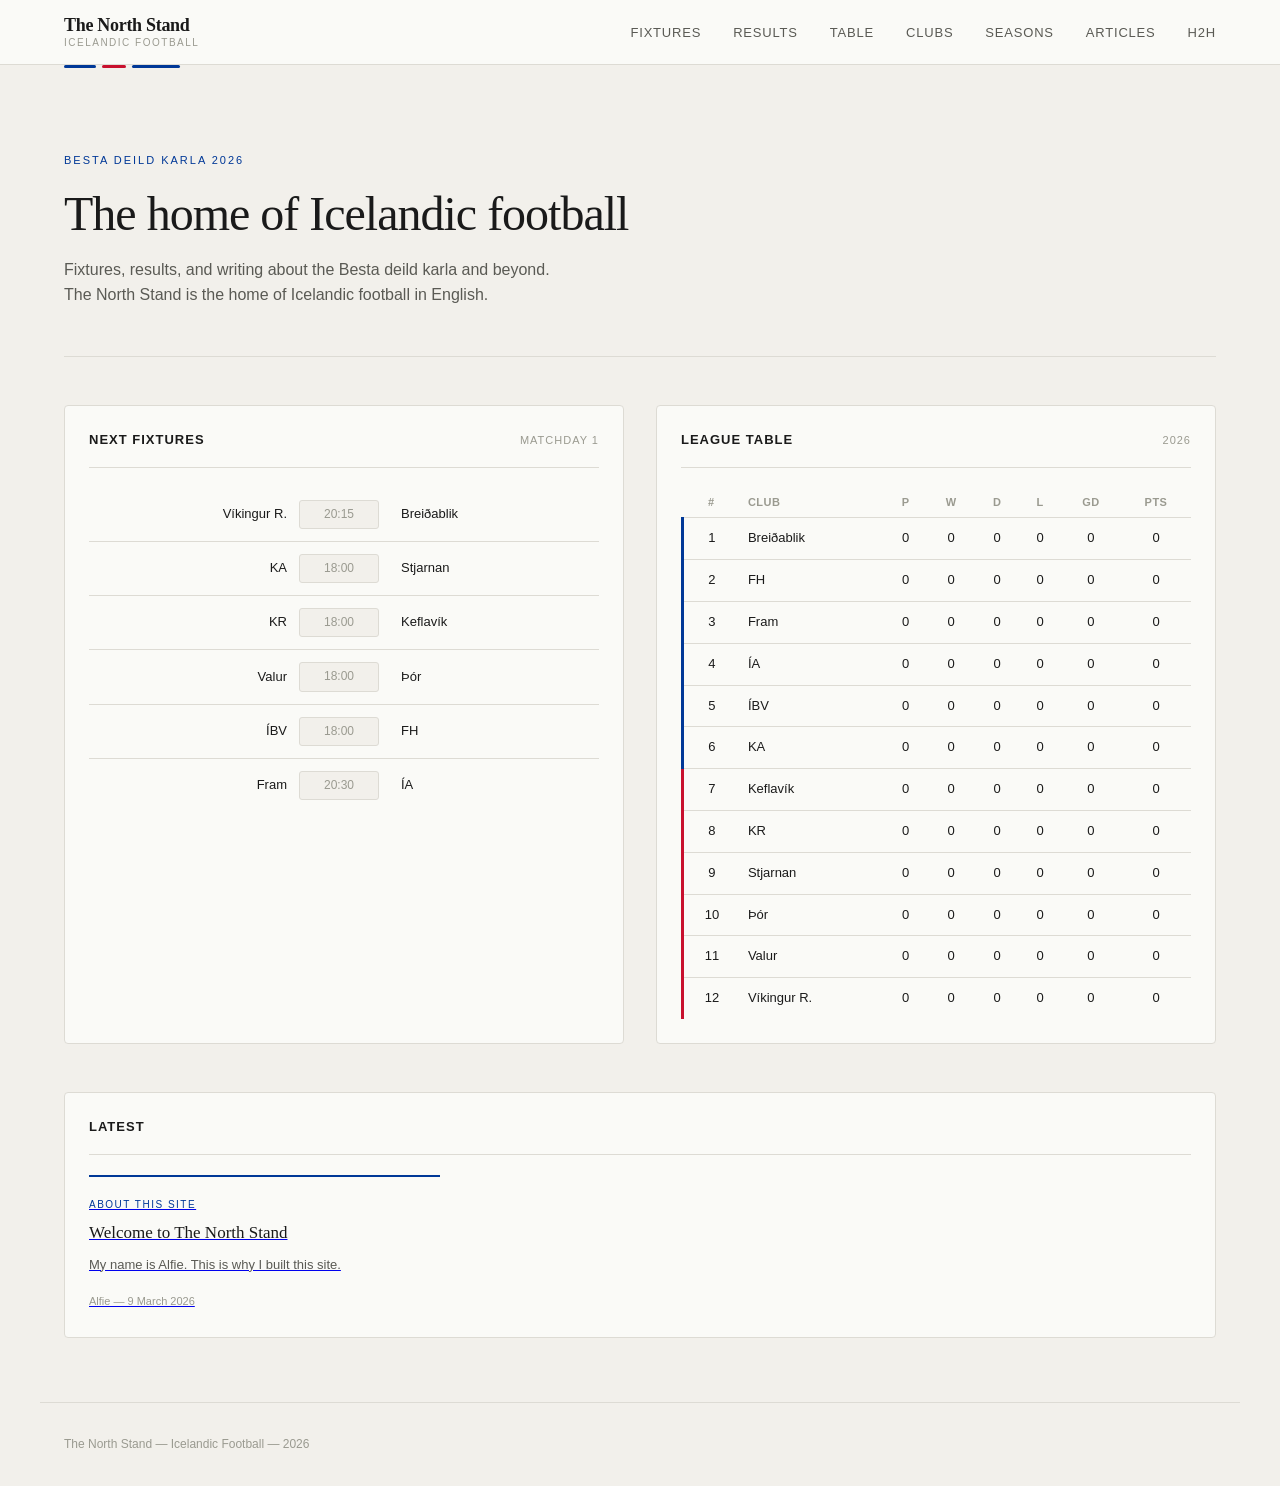
<file: index.html>
<!DOCTYPE html>
<html lang="en">
<head>
  <meta charset="UTF-8">
  <meta name="viewport" content="width=device-width, initial-scale=1.0">
  <title>The North Stand — Icelandic Football</title>
  <link rel="stylesheet" href="style.css">
<!-- Google tag (gtag.js) -->
<script async src="https://www.googletagmanager.com/gtag/js?id=G-GHM4WK1DXE"></script>
<script>
  window.dataLayer = window.dataLayer || [];
  function gtag(){dataLayer.push(arguments);}
  gtag('js', new Date());
  gtag('config', 'G-GHM4WK1DXE');
</script>
<!-- Google tag (gtag.js) -->
<script async src="https://www.googletagmanager.com/gtag/js?id=G-GHM4WK1DXE"></script>
<script>
  window.dataLayer = window.dataLayer || [];
  function gtag(){dataLayer.push(arguments);}
  gtag('js', new Date());
  gtag('config', 'G-GHM4WK1DXE');
</script>
</head>
<body>

<header>
  <nav>
    <div class="nav-logo">
      <span class="logo-main">The North Stand</span>
      <span class="logo-sub">Icelandic Football</span>
    </div>
    <ul class="nav-links">
      <li><a href="fixtures.html">Fixtures</a></li>
      <li><a href="results.html">Results</a></li>
      <li><a href="table.html">Table</a></li>
      <li><a href="clubs.html">Clubs</a></li>
      <li><a href="seasons.html">Seasons</a></li>
      <li><a href="articles.html">Articles</a></li>
      <li><a href="h2h.html">H2H</a></li>
    </ul>
    <button class="nav-toggle" aria-label="Menu">
      <span></span>
      <span></span>
      <span></span>
    </button>
  </nav>
</header>

<main>
  <div class="hero-flag">
    <div class="flag-bar blue-short"></div>
    <div class="flag-bar red"></div>
    <div class="flag-bar blue"></div>
  </div>

  <section class="hero">
    <p class="season-label">Besta deild karla 2026</p>
    <h1>The home of Icelandic football</h1>
    <p class="hero-sub">Fixtures, results, and writing about the Besta deild karla and beyond. The North Stand is the home of Icelandic football in English.</p>
  </section>

  <div class="content-grid">

    <section class="fixtures-panel">
      <div class="panel-header">
        <h2>Next Fixtures</h2>
        <span class="panel-meta" id="fixtures-matchday-label">Matchday 1</span>
      </div>
      <div class="fixture-list" id="fixture-list">
      </div>
    </section>

    <section class="table-panel">
      <div class="panel-header">
        <h2>League Table</h2>
        <span class="panel-meta">2026</span>
      </div>
      <table class="league-table">
        <thead>
          <tr>
            <th>#</th>
            <th>Club</th>
            <th>P</th>
            <th>W</th>
            <th>D</th>
            <th>L</th>
            <th>GD</th>
            <th>Pts</th>
          </tr>
        </thead>
        <tbody id="table-body">
        </tbody>
      </table>
    </section>

  </div>

  <section class="articles-panel">
    <div class="panel-header">
      <h2>Latest</h2>
    </div>
    <div class="article-grid" id="article-grid">
    </div>
  </section>

</main>

<footer>
  <p>The North Stand &mdash; Icelandic Football &mdash; 2026</p>
</footer>

<script src="script.js"></script>

</body>
</html>
</file>
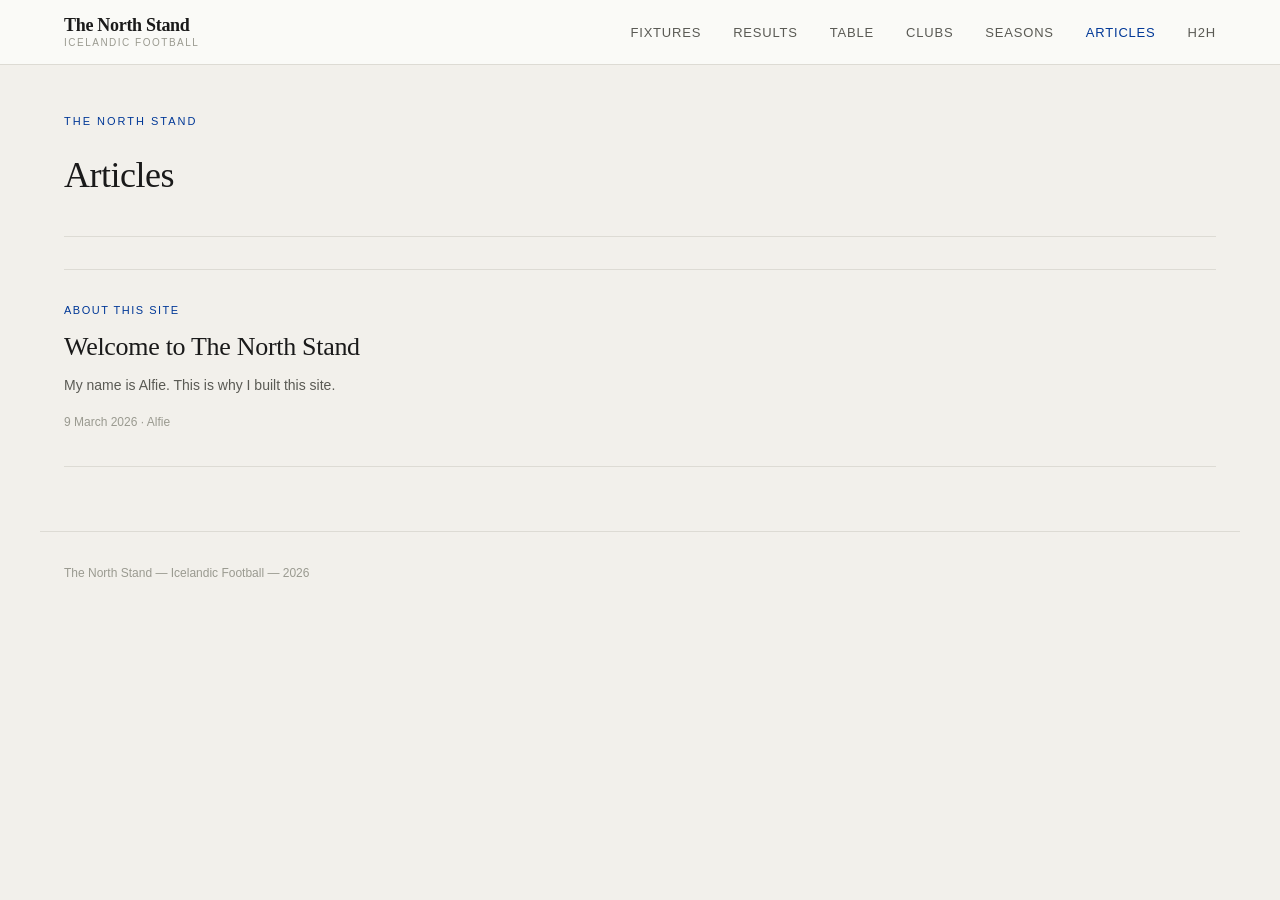
<file: articles.html>
<!DOCTYPE html>
<html lang="en">
<head>
  <meta charset="UTF-8">
  <meta name="viewport" content="width=device-width, initial-scale=1.0">
  <title>Articles — The North Stand</title>
  <link rel="stylesheet" href="style.css">
<!-- Google tag (gtag.js) -->
<script async src="https://www.googletagmanager.com/gtag/js?id=G-GHM4WK1DXE"></script>
<script>
  window.dataLayer = window.dataLayer || [];
  function gtag(){dataLayer.push(arguments);}
  gtag('js', new Date());
  gtag('config', 'G-GHM4WK1DXE');
</script>
<!-- Google tag (gtag.js) -->
<script async src="https://www.googletagmanager.com/gtag/js?id=G-GHM4WK1DXE"></script>
<script>
  window.dataLayer = window.dataLayer || [];
  function gtag(){dataLayer.push(arguments);}
  gtag('js', new Date());
  gtag('config', 'G-GHM4WK1DXE');
</script>
<!-- Google tag (gtag.js) -->
<script async src="https://www.googletagmanager.com/gtag/js?id=G-GHM4WK1DXE"></script>
<script>
  window.dataLayer = window.dataLayer || [];
  function gtag(){dataLayer.push(arguments);}
  gtag('js', new Date());
  gtag('config', 'G-GHM4WK1DXE');
</script>
</head>
<body>

  <header>
    <nav>
      <div class="nav-logo">
        <a href="index.html" style="text-decoration:none; display:flex; flex-direction:column; line-height:1.2;">
          <span class="logo-main">The North Stand</span>
          <span class="logo-sub">Icelandic Football</span>
        </a>
      </div>
      <ul class="nav-links">
        <li><a href="fixtures.html">Fixtures</a></li>
        <li><a href="results.html">Results</a></li>
        <li><a href="table.html">Table</a></li>
        <li><a href="clubs.html">Clubs</a></li>
        <li><a href="seasons.html">Seasons</a></li>
        <li><a href="articles.html" class="active">Articles</a></li>
        <li><a href="h2h.html">H2H</a></li>
      </ul>
      <button class="nav-toggle" aria-label="Menu">
        <span></span>
        <span></span>
        <span></span>
      </button>
    </nav>
  </header>

  <main>

    <section class="page-header">
      <p class="season-label">The North Stand</p>
      <h1>Articles</h1>
    </section>

    <div class="articles-index" id="articles-index">
      <!-- Populated by articles.js -->
    </div>

  </main>

  <footer>
    <p>The North Stand &mdash; Icelandic Football &mdash; 2026</p>
  </footer>

  <script src="articles.js"></script>

</body>
</html>
</file>
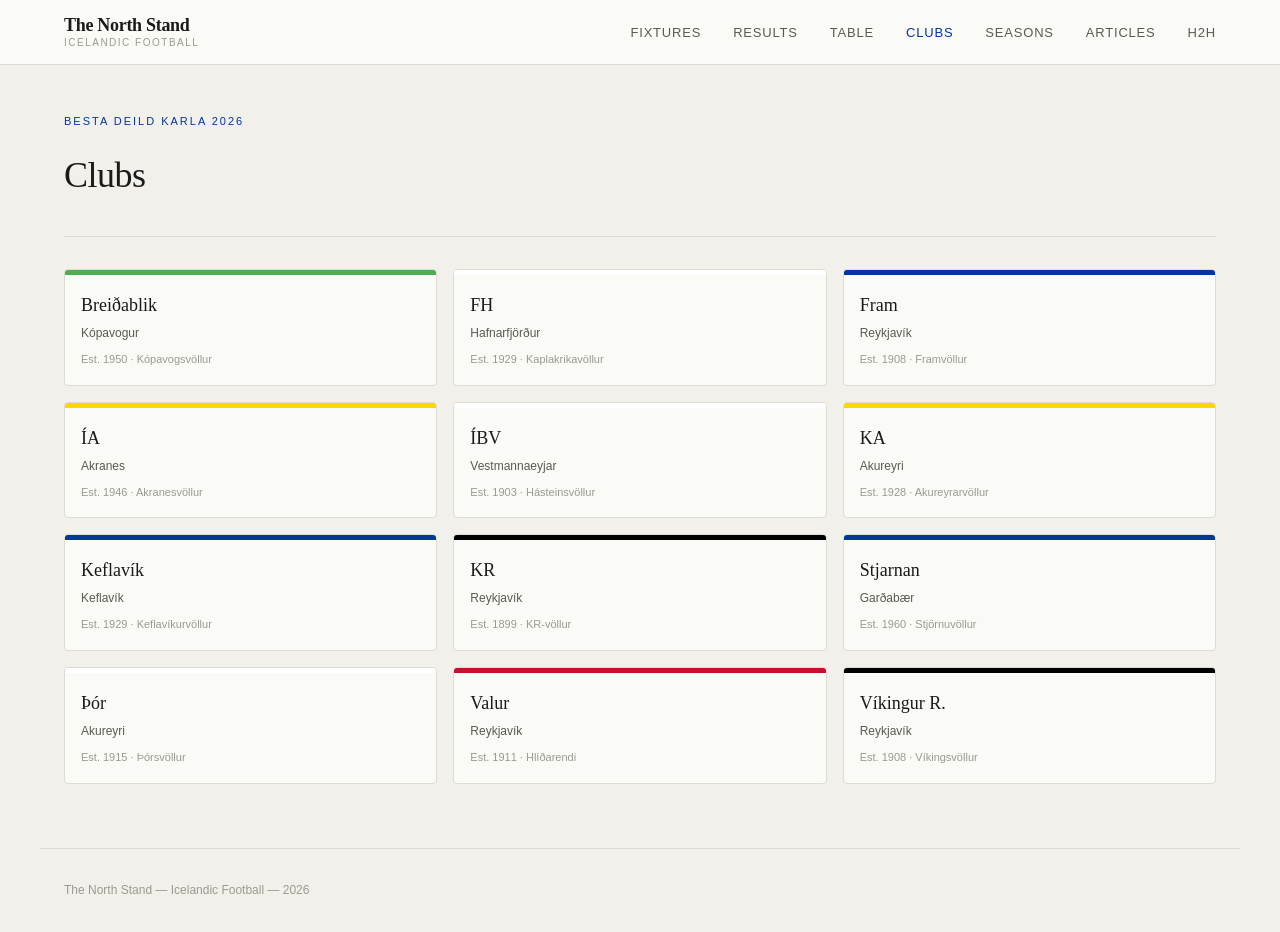
<file: clubs.html>
<!DOCTYPE html>
<html lang="en">
<head>
  <meta charset="UTF-8">
  <meta name="viewport" content="width=device-width, initial-scale=1.0">
  <title>Clubs — The North Stand</title>
  <link rel="stylesheet" href="style.css">
<!-- Google tag (gtag.js) -->
<script async src="https://www.googletagmanager.com/gtag/js?id=G-GHM4WK1DXE"></script>
<script>
  window.dataLayer = window.dataLayer || [];
  function gtag(){dataLayer.push(arguments);}
  gtag('js', new Date());
  gtag('config', 'G-GHM4WK1DXE');
</script>
<!-- Google tag (gtag.js) -->
<script async src="https://www.googletagmanager.com/gtag/js?id=G-GHM4WK1DXE"></script>
<script>
  window.dataLayer = window.dataLayer || [];
  function gtag(){dataLayer.push(arguments);}
  gtag('js', new Date());
  gtag('config', 'G-GHM4WK1DXE');
</script>
</head>
<body>

  <header>
    <nav>
      <div class="nav-logo">
        <a href="index.html" style="text-decoration:none; display:flex; flex-direction:column; line-height:1.2;">
          <span class="logo-main">The North Stand</span>
          <span class="logo-sub">Icelandic Football</span>
        </a>
      </div>
      <ul class="nav-links">
        <li><a href="fixtures.html">Fixtures</a></li>
        <li><a href="results.html">Results</a></li>
        <li><a href="table.html">Table</a></li>
        <li><a href="clubs.html" class="active">Clubs</a></li>
        <li><a href="seasons.html">Seasons</a></li>
        <li><a href="articles.html">Articles</a></li>
        <li><a href="h2h.html">H2H</a></li>
      </ul>
      <button class="nav-toggle" aria-label="Menu">
        <span></span>
        <span></span>
        <span></span>
      </button>
    </nav>
  </header>

  <main>

    <section class="page-header">
      <p class="season-label">Besta deild karla 2026</p>
      <h1>Clubs</h1>
    </section>

    <div class="clubs-grid" id="clubs-grid">
      <!-- Populated by clubs.js -->
    </div>

  </main>

  <footer>
    <p>The North Stand &mdash; Icelandic Football &mdash; 2026</p>
  </footer>

  <script src="clubs.js"></script>

</body>
</html>
</file>
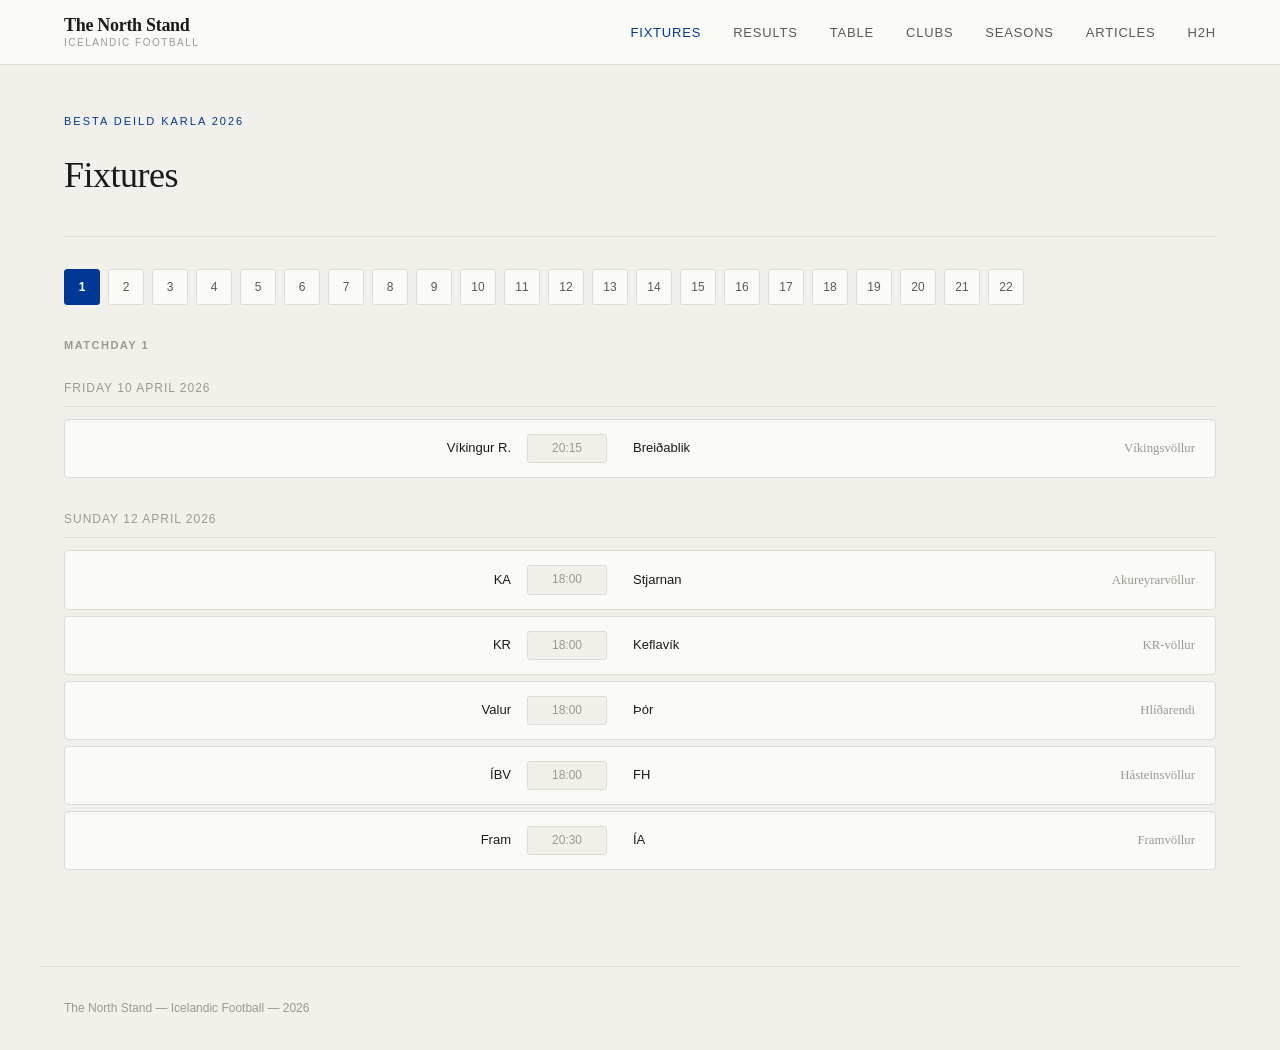
<file: fixtures.html>
<!DOCTYPE html>
<html lang="en">
<head>
  <meta charset="UTF-8">
  <meta name="viewport" content="width=device-width, initial-scale=1.0">
  <title>Fixtures — The North Stand</title>
  <link rel="stylesheet" href="style.css">
<!-- Google tag (gtag.js) -->
<script async src="https://www.googletagmanager.com/gtag/js?id=G-GHM4WK1DXE"></script>
<script>
  window.dataLayer = window.dataLayer || [];
  function gtag(){dataLayer.push(arguments);}
  gtag('js', new Date());
  gtag('config', 'G-GHM4WK1DXE');
</script>
<!-- Google tag (gtag.js) -->
<script async src="https://www.googletagmanager.com/gtag/js?id=G-GHM4WK1DXE"></script>
<script>
  window.dataLayer = window.dataLayer || [];
  function gtag(){dataLayer.push(arguments);}
  gtag('js', new Date());
  gtag('config', 'G-GHM4WK1DXE');
</script>
</head>
<body>

  <header>
    <nav>
      <div class="nav-logo">
        <a href="index.html" style="text-decoration:none; display:flex; flex-direction:column; line-height:1.2;">
            <span class="logo-main">The North Stand</span>
            <span class="logo-sub">Icelandic Football</span>
        </a>
      </div>
      <ul class="nav-links">
        <li><a href="fixtures.html" class="active">Fixtures</a></li>
        <li><a href="results.html">Results</a></li>
        <li><a href="table.html">Table</a></li>
        <li><a href="clubs.html">Clubs</a></li>
        <li><a href="seasons.html">Seasons</a></li>
        <li><a href="articles.html">Articles</a></li>
        <li><a href="h2h.html">H2H</a></li>
      </ul>
      <button class="nav-toggle" aria-label="Menu">
        <span></span>
        <span></span>
        <span></span>
      </button>
    </nav>
  </header>

  <main>

    <section class="page-header">
      <p class="season-label">Besta deild karla 2026</p>
      <h1>Fixtures</h1>
    </section>

    <section class="matchday-nav" id="matchday-nav">
      <!-- Matchday buttons populated by JS -->
    </section>

    <section class="matchday-block" id="matchday-block">
      <!-- Fixtures populated by JS -->
    </section>

  </main>

  <footer>
    <p>The North Stand &mdash; Icelandic Football &mdash; 2026</p>
  </footer>

  <script src="fixtures.js"></script>

</body>
</html>
</file>
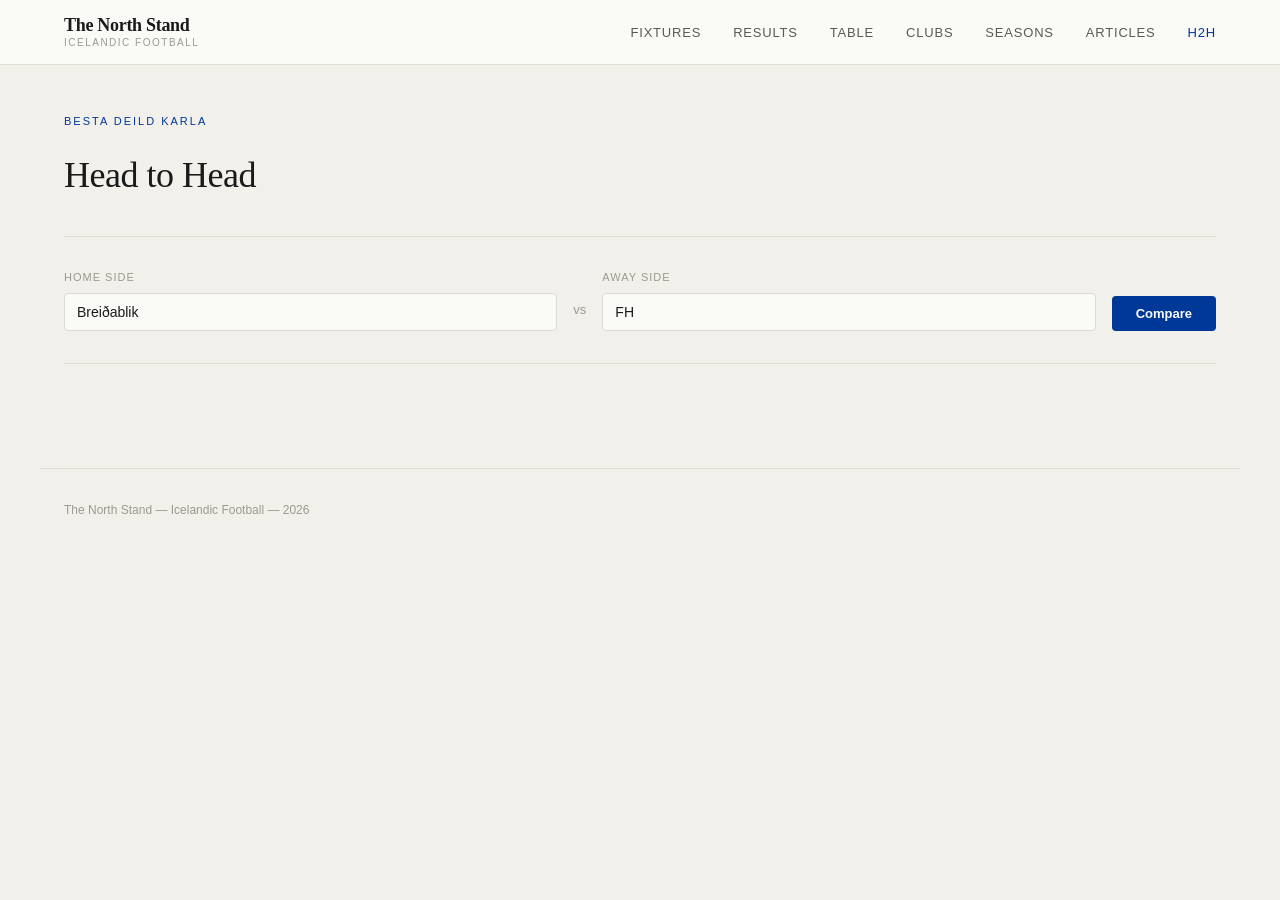
<file: h2h.html>
<!DOCTYPE html>
<html lang="en">
<head>
  <meta charset="UTF-8">
  <meta name="viewport" content="width=device-width, initial-scale=1.0">
  <title>Head to Head — The North Stand</title>
  <link rel="stylesheet" href="style.css">
<!-- Google tag (gtag.js) -->
<script async src="https://www.googletagmanager.com/gtag/js?id=G-GHM4WK1DXE"></script>
<script>
  window.dataLayer = window.dataLayer || [];
  function gtag(){dataLayer.push(arguments);}
  gtag('js', new Date());
  gtag('config', 'G-GHM4WK1DXE');
</script>
<!-- Google tag (gtag.js) -->
<script async src="https://www.googletagmanager.com/gtag/js?id=G-GHM4WK1DXE"></script>
<script>
  window.dataLayer = window.dataLayer || [];
  function gtag(){dataLayer.push(arguments);}
  gtag('js', new Date());
  gtag('config', 'G-GHM4WK1DXE');
</script>
</head>
<body>

  <header>
    <nav>
      <div class="nav-logo">
        <a href="index.html" style="text-decoration:none; display:flex; flex-direction:column; line-height:1.2;">
          <span class="logo-main">The North Stand</span>
          <span class="logo-sub">Icelandic Football</span>
        </a>
      </div>
      <ul class="nav-links">
        <li><a href="fixtures.html">Fixtures</a></li>
        <li><a href="results.html">Results</a></li>
        <li><a href="table.html">Table</a></li>
        <li><a href="clubs.html">Clubs</a></li>
        <li><a href="seasons.html">Seasons</a></li>
        <li><a href="articles.html">Articles</a></li>
        <li><a href="h2h.html" class="active">H2H</a></li>
      
    </ul>
      <button class="nav-toggle" aria-label="Menu">
        <span></span>
        <span></span>
        <span></span>
      </button>
    </nav>
  </header>

  <main>

    <section class="page-header">
      <p class="season-label">Besta deild karla</p>
      <h1>Head to Head</h1>
    </section>

    <div class="h2h-selector">
      <div class="h2h-club-select">
        <label class="h2h-label">Home side</label>
        <select id="club-a" class="h2h-select"></select>
      </div>
      <div class="h2h-vs">vs</div>
      <div class="h2h-club-select">
        <label class="h2h-label">Away side</label>
        <select id="club-b" class="h2h-select"></select>
      </div>
      <button id="h2h-go" class="h2h-btn">Compare</button>
    </div>

    <div id="h2h-results" class="h2h-results">
      <!-- Populated by h2h.js -->
    </div>

  </main>

  <footer>
    <p>The North Stand &mdash; Icelandic Football &mdash; 2026</p>
  </footer>

  <script src="h2h.js"></script>

</body>
</html>
</file>
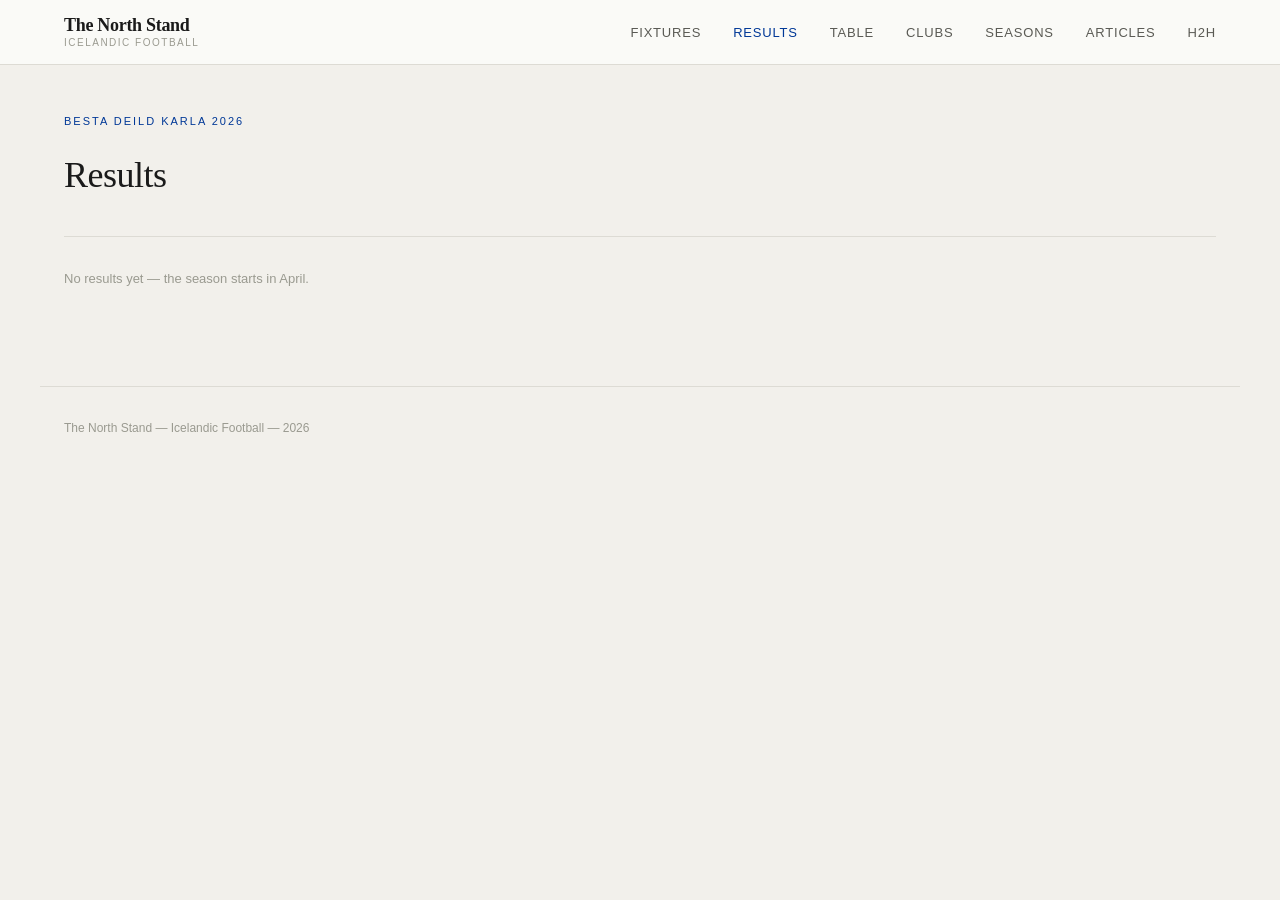
<file: results.html>
<!DOCTYPE html>
<html lang="en">
<head>
  <meta charset="UTF-8">
  <meta name="viewport" content="width=device-width, initial-scale=1.0">
  <title>Results — The North Stand</title>
  <link rel="stylesheet" href="style.css">
<!-- Google tag (gtag.js) -->
<script async src="https://www.googletagmanager.com/gtag/js?id=G-GHM4WK1DXE"></script>
<script>
  window.dataLayer = window.dataLayer || [];
  function gtag(){dataLayer.push(arguments);}
  gtag('js', new Date());
  gtag('config', 'G-GHM4WK1DXE');
</script>
<!-- Google tag (gtag.js) -->
<script async src="https://www.googletagmanager.com/gtag/js?id=G-GHM4WK1DXE"></script>
<script>
  window.dataLayer = window.dataLayer || [];
  function gtag(){dataLayer.push(arguments);}
  gtag('js', new Date());
  gtag('config', 'G-GHM4WK1DXE');
</script>
</head>
<body>

  <header>
    <nav>
      <div class="nav-logo">
        <a href="index.html" style="text-decoration:none; display:flex; flex-direction:column; line-height:1.2;">
          <span class="logo-main">The North Stand</span>
          <span class="logo-sub">Icelandic Football</span>
        </a>
      </div>
      <ul class="nav-links">
        <li><a href="fixtures.html">Fixtures</a></li>
        <li><a href="results.html" class="active">Results</a></li>
        <li><a href="table.html">Table</a></li>
        <li><a href="clubs.html">Clubs</a></li>
        <li><a href="seasons.html">Seasons</a></li>
        <li><a href="articles.html">Articles</a></li>
        <li><a href="h2h.html">H2H</a></li>
      </ul>
      <button class="nav-toggle" aria-label="Menu">
        <span></span>
        <span></span>
        <span></span>
      </button>
    </nav>
  </header>

  <main>

    <section class="page-header">
      <p class="season-label">Besta deild karla 2026</p>
      <h1>Results</h1>
    </section>

    <section class="matchday-nav" id="matchday-nav">
      <!-- Matchday buttons populated by JS -->
    </section>

    <section class="matchday-block" id="matchday-block">
      <!-- Results populated by JS -->
    </section>

  </main>

  <footer>
    <p>The North Stand &mdash; Icelandic Football &mdash; 2026</p>
  </footer>

  <script src="results.js"></script>

</body>
</html>
</file>
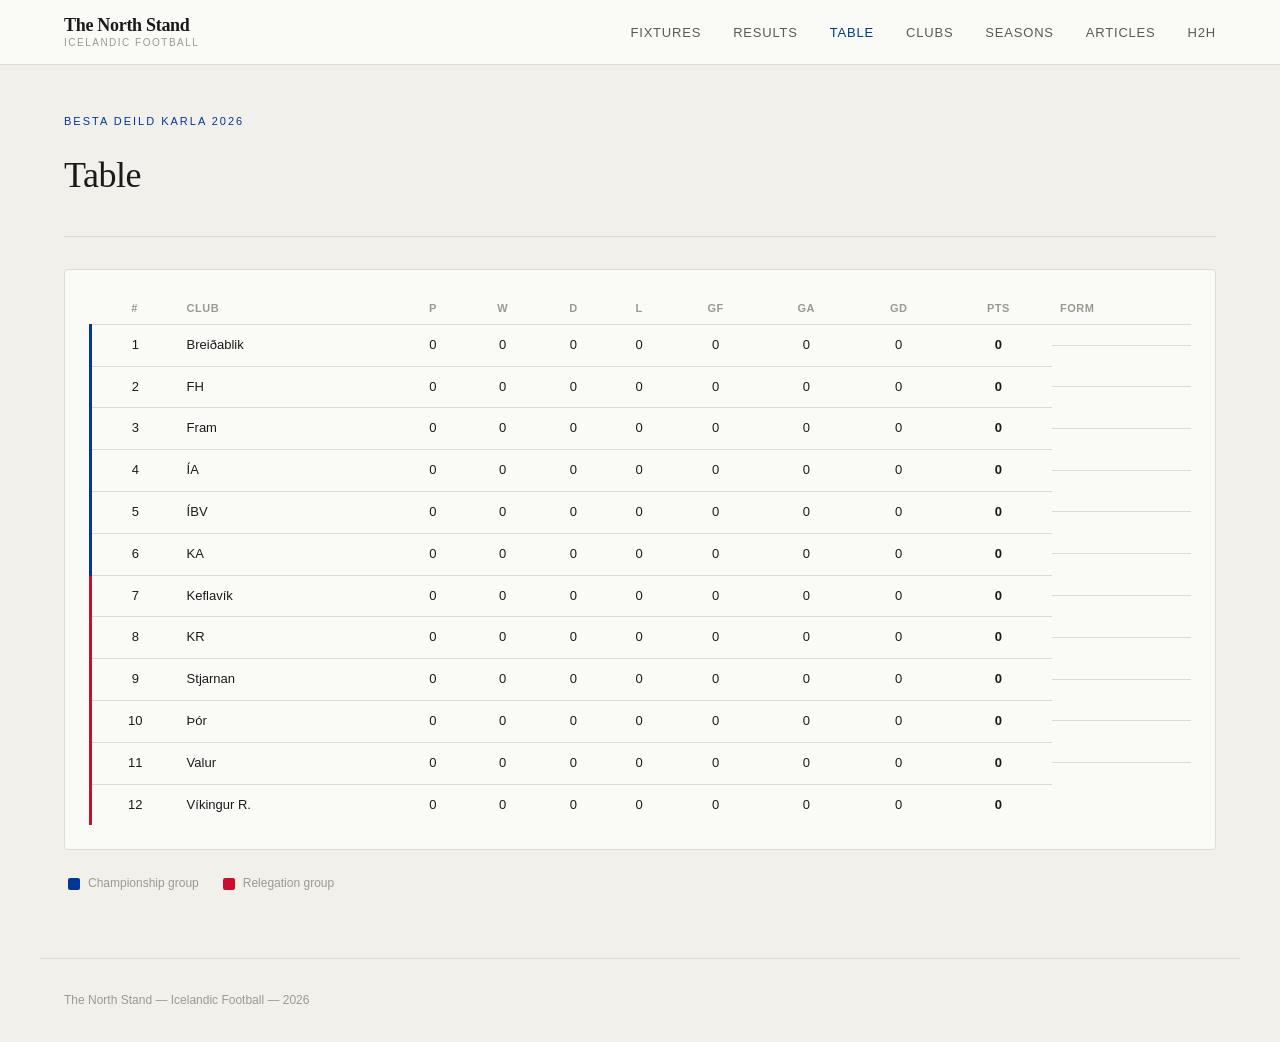
<file: table.html>
<!DOCTYPE html>
<html lang="en">
<head>
  <meta charset="UTF-8">
  <meta name="viewport" content="width=device-width, initial-scale=1.0">
  <title>Table — The North Stand</title>
  <link rel="stylesheet" href="style.css">
<!-- Google tag (gtag.js) -->
<script async src="https://www.googletagmanager.com/gtag/js?id=G-GHM4WK1DXE"></script>
<script>
  window.dataLayer = window.dataLayer || [];
  function gtag(){dataLayer.push(arguments);}
  gtag('js', new Date());
  gtag('config', 'G-GHM4WK1DXE');
</script>
<!-- Google tag (gtag.js) -->
<script async src="https://www.googletagmanager.com/gtag/js?id=G-GHM4WK1DXE"></script>
<script>
  window.dataLayer = window.dataLayer || [];
  function gtag(){dataLayer.push(arguments);}
  gtag('js', new Date());
  gtag('config', 'G-GHM4WK1DXE');
</script>
</head>
<body>

  <header>
    <nav>
      <div class="nav-logo">
        <a href="index.html" style="text-decoration:none; display:flex; flex-direction:column; line-height:1.2;">
          <span class="logo-main">The North Stand</span>
          <span class="logo-sub">Icelandic Football</span>
        </a>
      </div>
      <ul class="nav-links">
        <li><a href="fixtures.html">Fixtures</a></li>
        <li><a href="results.html">Results</a></li>
        <li><a href="table.html" class="active">Table</a></li>
        <li><a href="clubs.html">Clubs</a></li>
        <li><a href="seasons.html">Seasons</a></li>
        <li><a href="articles.html">Articles</a></li>
        <li><a href="h2h.html">H2H</a></li>
      </ul>
      <button class="nav-toggle" aria-label="Menu">
        <span></span>
        <span></span>
        <span></span>
      </button>
    </nav>
  </header>

  <main>

    <section class="page-header">
      <p class="season-label">Besta deild karla 2026</p>
      <h1>Table</h1>
    </section>

    <section class="table-full-panel">
      <table class="league-table league-table-full">
        <thead>
          <tr>
            <th>#</th>
            <th>Club</th>
            <th>P</th>
            <th>W</th>
            <th>D</th>
            <th>L</th>
            <th>GF</th>
            <th>GA</th>
            <th>GD</th>
            <th>Pts</th>
            <th class="form-header">Form</th>
          </tr>
        </thead>
        <tbody id="table-body-full">
          <!-- Populated by table.js -->
        </tbody>
      </table>
    </section>

    <section class="table-legend">
  <div class="legend-item">
    <span class="legend-bar promotion"></span>
    <span class="legend-label">Championship group</span>
  </div>
  <div class="legend-item">
    <span class="legend-bar relegation"></span>
    <span class="legend-label">Relegation group</span>
  </div>
</section>

  </main>

  <footer>
    <p>The North Stand &mdash; Icelandic Football &mdash; 2026</p>
  </footer>

  <script src="table.js"></script>

</body>
</html>
</file>
<file: style.css>
*, *::before, *::after {
  box-sizing: border-box;
  margin: 0;
  padding: 0;
}

:root {
  --bg: #f2f0eb;
  --bg-secondary: #ebe8e2;
  --surface: #fafaf7;
  --border: #dddbd4;
  --text-primary: #1a1a1a;
  --text-secondary: #5a5a54;
  --text-muted: #9a9a90;
  --accent: #003897;
  --accent-red: #c8102e;
  --accent-light: #e8edf8;
  --accent-red-light: #faeaed;
  --font: 'Georgia', serif;
  --font-ui: 'Helvetica Neue', Arial, sans-serif;
}

body {
  background: var(--bg);
  color: var(--text-primary);
  font-family: var(--font);
  font-size: 16px;
  line-height: 1.6;
}

/* NAV */
header {
  background: var(--surface);
  border-bottom: 1px solid var(--border);
  position: sticky;
  top: 0;
  z-index: 100;
}

nav {
  max-width: 1200px;
  margin: 0 auto;
  padding: 0 24px;
  height: 64px;
  display: flex;
  align-items: center;
  justify-content: space-between;
}

.nav-logo {
  display: flex;
  flex-direction: column;
  line-height: 1.2;
}

.nav-logo a {
  text-decoration: none;
  display: flex;
  flex-direction: column;
  line-height: 1.2;
}

.logo-main {
  font-family: var(--font);
  font-size: 18px;
  font-weight: bold;
  color: var(--text-primary);
  letter-spacing: -0.3px;
}

.logo-sub {
  font-family: var(--font-ui);
  font-size: 10px;
  color: var(--text-muted);
  text-transform: uppercase;
  letter-spacing: 1.5px;
}

.nav-links {
  list-style: none;
  display: flex;
  gap: 32px;
}

.nav-links a {
  font-family: var(--font-ui);
  font-size: 13px;
  color: var(--text-secondary);
  text-decoration: none;
  text-transform: uppercase;
  letter-spacing: 0.8px;
  transition: color 0.2s;
}

.nav-links a:hover {
  color: var(--accent);
}

.nav-links a.active {
  color: var(--accent);
}

/* HAMBURGER */
.nav-toggle {
  display: none;
  background: none;
  border: none;
  cursor: pointer;
  padding: 4px;
  flex-direction: column;
  gap: 5px;
}

.nav-toggle span {
  display: block;
  width: 22px;
  height: 2px;
  background: var(--text-primary);
  border-radius: 2px;
  transition: all 0.2s;
}

/* HERO */
main {
  max-width: 1200px;
  margin: 0 auto;
  padding: 0 24px 64px;
}

.hero {
  padding: 64px 0 48px;
  border-bottom: 1px solid var(--border);
  margin-bottom: 48px;
  position: relative;
}

.hero-flag {
  display: flex;
  gap: 6px;
  margin-bottom: 20px;
  align-items: center;
}

.flag-bar {
  height: 3px;
  border-radius: 2px;
}

.flag-bar.blue {
  width: 48px;
  background: var(--accent);
}

.flag-bar.red {
  width: 24px;
  background: var(--accent-red);
}

.flag-bar.blue-short {
  width: 32px;
  background: var(--accent);
}

.season-label {
  font-family: var(--font-ui);
  font-size: 11px;
  text-transform: uppercase;
  letter-spacing: 2px;
  color: var(--accent);
  margin-bottom: 16px;
}

.hero h1 {
  font-size: 48px;
  font-weight: normal;
  line-height: 1.15;
  letter-spacing: -1px;
  color: var(--text-primary);
  margin-bottom: 16px;
  max-width: 600px;
}

.hero-sub {
  font-family: var(--font-ui);
  font-size: 16px;
  color: var(--text-secondary);
  max-width: 500px;
}

/* CONTENT GRID */
.content-grid {
  display: grid;
  grid-template-columns: 1fr 1fr;
  gap: 32px;
  margin-bottom: 48px;
}

/* PANELS */
.fixtures-panel,
.table-panel {
  background: var(--surface);
  border: 1px solid var(--border);
  border-radius: 4px;
  padding: 24px;
}

.panel-header {
  display: flex;
  align-items: center;
  justify-content: space-between;
  margin-bottom: 20px;
  padding-bottom: 16px;
  border-bottom: 1px solid var(--border);
}

.panel-header h2 {
  font-family: var(--font-ui);
  font-size: 13px;
  text-transform: uppercase;
  letter-spacing: 1px;
  color: var(--text-primary);
  font-weight: 600;
}

.panel-meta {
  font-family: var(--font-ui);
  font-size: 11px;
  color: var(--text-muted);
  text-transform: uppercase;
  letter-spacing: 1px;
}

/* FIXTURES PANEL — HOME PAGE */
.fixture-item {
  display: grid;
  grid-template-columns: 1fr 90px 1fr;
  align-items: center;
  padding: 12px 0;
  border-bottom: 1px solid var(--border);
  gap: 12px;
}

.fixture-item:last-child {
  border-bottom: none;
}

.fixture-home {
  font-family: var(--font-ui);
  font-size: 13px;
  text-align: right;
  color: var(--text-primary);
}

.fixture-away {
  font-family: var(--font-ui);
  font-size: 13px;
  text-align: left;
  color: var(--text-primary);
}

.fixture-score {
  font-family: var(--font-ui);
  font-size: 12px;
  color: var(--text-muted);
  text-align: center;
  white-space: nowrap;
  background: var(--bg);
  padding: 4px 10px;
  border-radius: 3px;
  border: 1px solid var(--border);
  display: block;
  width: 80px;
}

.fixture-score.result {
  background: var(--accent-light);
  color: var(--accent);
  font-weight: 600;
  border-color: var(--accent-light);
}

/* TABLE — HOME PAGE */
.league-table {
  width: 100%;
  border-collapse: collapse;
  font-family: var(--font-ui);
  font-size: 13px;
}

.league-table th {
  text-align: center;
  padding: 6px 8px;
  color: var(--text-muted);
  font-size: 11px;
  text-transform: uppercase;
  letter-spacing: 0.5px;
  border-bottom: 1px solid var(--border);
}

.league-table th:nth-child(2) {
  text-align: left;
}

.league-table td {
  padding: 10px 8px;
  border-bottom: 1px solid var(--border);
  color: var(--text-primary);
  text-align: center;
}

.league-table td:nth-child(2) {
  text-align: left;
  font-weight: 500;
}

.league-table tr:last-child td {
  border-bottom: none;
}

.league-table tr:hover td {
  background: var(--bg);
}

.league-table tr.championship td:first-child {
  border-left: 3px solid var(--accent);
}

.league-table tr.relegation-group td:first-child {
  border-left: 3px solid var(--accent-red);
}

/* ARTICLES */
.articles-panel {
  background: var(--surface);
  border: 1px solid var(--border);
  border-radius: 4px;
  padding: 24px;
}

.article-grid {
  display: grid;
  grid-template-columns: repeat(3, 1fr);
  gap: 24px;
  margin-top: 4px;
}

.article-card {
  padding-top: 20px;
  border-top: 2px solid var(--accent);
}

.article-card:nth-child(2) {
  border-top-color: var(--accent-red);
}

.article-tag {
  font-family: var(--font-ui);
  font-size: 10px;
  text-transform: uppercase;
  letter-spacing: 1.5px;
  color: var(--accent);
  display: block;
  margin-bottom: 8px;
}

.article-card:nth-child(2) .article-tag {
  color: var(--accent-red);
}

.article-card h3 {
  font-size: 17px;
  font-weight: normal;
  line-height: 1.4;
  margin-bottom: 10px;
  color: var(--text-primary);
}

.article-card p {
  font-family: var(--font-ui);
  font-size: 13px;
  color: var(--text-secondary);
  line-height: 1.6;
  margin-bottom: 12px;
}

.article-meta {
  font-family: var(--font-ui);
  font-size: 11px;
  color: var(--text-muted);
}

/* FOOTER */
footer {
  border-top: 1px solid var(--border);
  padding: 32px 24px;
  max-width: 1200px;
  margin: 0 auto;
  font-family: var(--font-ui);
  font-size: 12px;
  color: var(--text-muted);
}

/* ================================
   PAGE HEADER
   ================================ */

.page-header {
  padding: 48px 0 32px;
  border-bottom: 1px solid var(--border);
  margin-bottom: 32px;
}

.page-header h1 {
  font-size: 36px;
  font-weight: normal;
  letter-spacing: -0.5px;
  color: var(--text-primary);
  margin-top: 8px;
}

/* ================================
   MATCHDAY NAV
   ================================ */

.matchday-nav {
  display: flex;
  flex-wrap: wrap;
  gap: 8px;
  margin-bottom: 32px;
}

.matchday-btn {
  font-family: var(--font-ui);
  font-size: 12px;
  width: 36px;
  height: 36px;
  border-radius: 3px;
  border: 1px solid var(--border);
  background: var(--surface);
  color: var(--text-secondary);
  cursor: pointer;
  transition: all 0.15s;
  display: flex;
  align-items: center;
  justify-content: center;
}

.matchday-btn:hover {
  border-color: var(--accent);
  color: var(--accent);
}

.matchday-btn.active {
  background: var(--accent);
  border-color: var(--accent);
  color: white;
  font-weight: 600;
}

/* ================================
   MATCHDAY BLOCK
   ================================ */

.matchday-title {
  font-family: var(--font-ui);
  font-size: 11px;
  text-transform: uppercase;
  letter-spacing: 1.5px;
  color: var(--text-muted);
  margin-bottom: 24px;
  font-weight: 600;
}

.date-group {
  margin-bottom: 32px;
}

.date-label {
  font-family: var(--font-ui);
  font-size: 12px;
  color: var(--text-muted);
  text-transform: uppercase;
  letter-spacing: 1px;
  margin-bottom: 12px;
  padding-bottom: 8px;
  border-bottom: 1px solid var(--border);
}

.fixture-row {
  display: grid;
  grid-template-columns: 1fr 90px 1fr 120px;
  align-items: center;
  gap: 0 16px;
  padding: 14px 20px;
  background: var(--surface);
  border: 1px solid var(--border);
  border-radius: 4px;
  margin-bottom: 6px;
}

.fixture-home {
  text-align: right;
  font-weight: 500;
}

.fixture-away {
  text-align: left;
  font-weight: 500;
}

.fixture-venue {
  text-align: right;
  font-size: 0.8rem;
  color: var(--text-muted);
}

/* ================================
   RESPONSIVE
   ================================ */

@media (max-width: 900px) {
  .content-grid {
    grid-template-columns: 1fr;
  }

  .article-grid {
    grid-template-columns: repeat(2, 1fr);
  }

  .hero h1 {
    font-size: 36px;
  }
}

@media (max-width: 600px) {
  .nav-links {
    display: none;
    position: absolute;
    top: 64px;
    left: 0;
    right: 0;
    background: var(--surface);
    border-bottom: 1px solid var(--border);
    flex-direction: column;
    padding: 16px 24px;
    gap: 16px;
  }

  .nav-links.open {
    display: flex;
  }

  .nav-toggle {
    display: flex;
  }

  .hero {
    padding: 40px 0 32px;
  }

  .hero h1 {
    font-size: 28px;
    letter-spacing: -0.5px;
  }

  .hero-sub {
    font-size: 14px;
  }

  .article-grid {
    grid-template-columns: 1fr;
  }

  .fixtures-panel,
  .table-panel,
  .articles-panel {
    padding: 16px;
  }

  .league-table th:nth-child(4),
  .league-table td:nth-child(4),
  .league-table th:nth-child(5),
  .league-table td:nth-child(5),
  .league-table th:nth-child(6),
  .league-table td:nth-child(6) {
    display: none;
  }

  .fixture-row {
    grid-template-columns: 1fr 90px 1fr;
    padding: 12px;
  }

  .fixture-row .fixture-score {
    width: 90px;
  }

  .fixture-venue {
    display: none;
  }

  .fixture-row .fixture-home,
  .fixture-row .fixture-away {
    font-size: 12px;
  }
}
/* ================================
   FULL TABLE PAGE
   ================================ */

.table-full-panel {
  background: var(--surface);
  border: 1px solid var(--border);
  border-radius: 4px;
  padding: 24px;
  margin-bottom: 24px;
  overflow-x: auto;
}

.league-table-full th.form-header {
  text-align: left;
  padding-left: 8px;
}

.form-cell {
  display: flex;
  gap: 4px;
  align-items: center;
  padding-left: 8px !important;
}

.form-dot {
  display: inline-block;
  width: 10px;
  height: 10px;
  border-radius: 50%;
}

.table-legend {
  display: flex;
  gap: 24px;
  padding: 0 4px;
}

.legend-item {
  display: flex;
  align-items: center;
  gap: 8px;
  font-family: var(--font-ui);
  font-size: 12px;
  color: var(--text-muted);
}

.legend-bar {
  display: inline-block;
  width: 12px;
  height: 12px;
  border-radius: 2px;
}

.legend-bar.promotion {
  background: var(--accent);
}

.legend-bar.relegation {
  background: var(--accent-red);
}
/* ================================
   CLUB PAGE
   ================================ */

.club-header {
  border-bottom: 1px solid var(--border);
  margin-bottom: 32px;
  position: relative;
  overflow: hidden;
}

.club-header-colour {
  height: 6px;
  width: 100%;
}

.club-header-content {
  padding: 32px 0 28px;
}

.club-header-content h1 {
  font-size: 36px;
  font-weight: normal;
  letter-spacing: -0.5px;
  color: var(--text-primary);
  margin: 8px 0 6px;
}

.club-subname {
  font-family: var(--font-ui);
  font-size: 14px;
  color: var(--text-muted);
}

.club-grid {
  display: grid;
  grid-template-columns: 280px 1fr;
  gap: 32px;
  align-items: start;
}

.club-sidebar {
  display: flex;
  flex-direction: column;
  gap: 16px;
}

.club-info-panel {
  background: var(--surface);
  border: 1px solid var(--border);
  border-radius: 4px;
  overflow: hidden;
}

.club-panel-header {
  font-family: var(--font-ui);
  font-size: 11px;
  text-transform: uppercase;
  letter-spacing: 1px;
  font-weight: 600;
  color: var(--text-primary);
  padding: 12px 16px;
  border-bottom: 1px solid var(--border);
  background: var(--bg);
}

.club-info-list {
  padding: 4px 0;
}

.club-info-row {
  display: flex;
  justify-content: space-between;
  align-items: center;
  padding: 10px 16px;
  border-bottom: 1px solid var(--border);
  font-family: var(--font-ui);
  font-size: 13px;
}

.club-info-row:last-child {
  border-bottom: none;
}

.club-info-label {
  color: var(--text-muted);
}

.club-info-value {
  color: var(--text-primary);
  font-weight: 500;
}

.club-record-grid {
  display: grid;
  grid-template-columns: repeat(6, 1fr);
  padding: 16px;
  gap: 8px;
}

.club-record-cell {
  display: flex;
  flex-direction: column;
  align-items: center;
  gap: 4px;
}

.club-record-num {
  font-family: var(--font-ui);
  font-size: 22px;
  font-weight: 600;
  color: var(--text-primary);
  line-height: 1;
}

.club-record-lbl {
  font-family: var(--font-ui);
  font-size: 10px;
  text-transform: uppercase;
  letter-spacing: 0.5px;
  color: var(--text-muted);
}

.club-fixtures-section {
  background: var(--surface);
  border: 1px solid var(--border);
  border-radius: 4px;
  overflow: hidden;
}

.club-fixtures-list {
  padding: 8px 0;
}

.club-fixture-row {
  display: grid;
  grid-template-columns: 72px 24px 1fr 110px 1fr 24px;
  align-items: center;
  padding: 10px 16px;
  border-bottom: 1px solid var(--border);
  gap: 10px;
}

.club-fixture-row:last-child {
  border-bottom: none;
}

.club-fixture-date {
  font-family: var(--font-ui);
  font-size: 12px;
  color: var(--text-muted);
  white-space: nowrap;
}

.club-fixture-venue-tag {
  font-family: var(--font-ui);
  font-size: 10px;
  font-weight: 600;
  color: var(--text-muted);
  text-align: center;
}

.club-fixture-home {
  font-family: var(--font-ui);
  font-size: 13px;
  text-align: right;
  color: var(--text-primary);
  font-weight: 500;
}

.club-fixture-away {
  font-family: var(--font-ui);
  font-size: 13px;
  text-align: left;
  color: var(--text-primary);
  font-weight: 500;
}

.club-fixture-wdl {
  font-family: var(--font-ui);
  font-size: 12px;
  font-weight: 700;
  text-align: center;
}

.no-data {
  font-family: var(--font-ui);
  font-size: 13px;
  color: var(--text-muted);
  padding: 24px 16px;
}

@media (max-width: 900px) {
  .club-grid {
    grid-template-columns: 1fr;
  }
}

@media (max-width: 600px) {
  .club-fixture-row {
    grid-template-columns: 60px 20px 1fr 90px 1fr 20px;
    padding: 10px 12px;
    gap: 6px;
  }
}
/* ================================
   CLUBS INDEX
   ================================ */

.clubs-grid {
  display: grid;
  grid-template-columns: repeat(3, 1fr);
  gap: 16px;
}

.club-card {
  background: var(--surface);
  border: 1px solid var(--border);
  border-radius: 4px;
  overflow: hidden;
  text-decoration: none;
  display: block;
  transition: border-color 0.15s;
}

.club-card:hover {
  border-color: var(--accent);
}

.club-card-colour {
  height: 5px;
  width: 100%;
}

.club-card-body {
  padding: 16px;
  display: flex;
  flex-direction: column;
  gap: 4px;
}

.club-card-name {
  font-family: var(--font);
  font-size: 18px;
  color: var(--text-primary);
}

.club-card-city {
  font-family: var(--font-ui);
  font-size: 12px;
  color: var(--text-secondary);
}

.club-card-meta {
  font-family: var(--font-ui);
  font-size: 11px;
  color: var(--text-muted);
  margin-top: 4px;
}

@media (max-width: 900px) {
  .clubs-grid {
    grid-template-columns: repeat(2, 1fr);
  }
}

@media (max-width: 600px) {
  .clubs-grid {
    grid-template-columns: 1fr;
  }
}
/* ================================
   ARTICLES INDEX
   ================================ */

.articles-index {
  display: flex;
  flex-direction: column;
  gap: 0;
}

.article-index-card {
  display: block;
  text-decoration: none;
  padding: 32px 0;
  border-bottom: 1px solid var(--border);
  transition: opacity 0.15s;
}

.article-index-card:first-child {
  border-top: 1px solid var(--border);
}

.article-index-card:hover {
  opacity: 0.75;
}

.article-index-tag {
  font-family: var(--font-ui);
  font-size: 11px;
  text-transform: uppercase;
  letter-spacing: 1.5px;
  color: var(--accent);
  margin-bottom: 10px;
}

.article-index-title {
  font-family: var(--font);
  font-size: 26px;
  font-weight: normal;
  line-height: 1.3;
  color: var(--text-primary);
  margin-bottom: 10px;
  letter-spacing: -0.3px;
}

.article-index-excerpt {
  font-family: var(--font-ui);
  font-size: 14px;
  color: var(--text-secondary);
  line-height: 1.6;
  max-width: 640px;
  margin-bottom: 12px;
}

.article-index-meta {
  font-family: var(--font-ui);
  font-size: 12px;
  color: var(--text-muted);
}

/* ================================
   ARTICLE PAGE
   ================================ */

.article-page main {
  padding: 0 24px;
}

.article-container {
  max-width: 680px;
  margin: 0 auto;
  padding: 48px 24px 64px;
}

.article-back {
  display: inline-block;
  font-family: var(--font-ui);
  font-size: 13px;
  color: var(--text-muted);
  text-decoration: none;
  margin-bottom: 40px;
  transition: color 0.15s;
}

.article-back:hover {
  color: var(--accent);
}

.article-header-tag {
  display: block;
  font-family: var(--font-ui);
  font-size: 11px;
  text-transform: uppercase;
  letter-spacing: 1.5px;
  color: var(--accent);
  margin-bottom: 16px;
}

.article-header-title {
  font-family: var(--font);
  font-size: 40px;
  font-weight: normal;
  line-height: 1.2;
  letter-spacing: -0.8px;
  color: var(--text-primary);
  margin-bottom: 16px;
}

.article-header-meta {
  font-family: var(--font-ui);
  font-size: 13px;
  color: var(--text-muted);
  margin-bottom: 32px;
}

.article-header-rule {
  border: none;
  border-top: 1px solid var(--border);
  margin-bottom: 32px;
}

.article-body {
  font-family: var(--font);
  font-size: 18px;
  line-height: 1.8;
  color: var(--text-primary);
}

.article-body-p {
  margin-bottom: 24px;
}

.article-body-h2 {
  font-size: 24px;
  font-weight: normal;
  letter-spacing: -0.3px;
  margin: 40px 0 16px;
  color: var(--text-primary);
}

.article-body-h3 {
  font-size: 20px;
  font-weight: normal;
  margin: 32px 0 12px;
  color: var(--text-primary);
}

.article-body-quote {
  border-left: 3px solid var(--accent);
  padding: 4px 0 4px 24px;
  margin: 32px 0;
  font-style: italic;
  color: var(--text-secondary);
}

/* ================================
   RELATED ARTICLES
   ================================ */

.article-related {
  border-top: 1px solid var(--border);
  padding: 48px 0;
}

.article-related-inner {
  max-width: 680px;
  margin: 0 auto;
}

.article-related-heading {
  font-family: var(--font-ui);
  font-size: 11px;
  text-transform: uppercase;
  letter-spacing: 1.5px;
  color: var(--text-muted);
  font-weight: 600;
  margin-bottom: 24px;
}

.article-related-grid {
  display: grid;
  grid-template-columns: 1fr 1fr;
  gap: 24px;
}

.article-related-card {
  display: flex;
  flex-direction: column;
  gap: 6px;
  text-decoration: none;
  padding-top: 20px;
  border-top: 2px solid var(--accent);
  transition: opacity 0.15s;
}

.article-related-card:hover {
  opacity: 0.75;
}

.article-related-tag {
  font-family: var(--font-ui);
  font-size: 10px;
  text-transform: uppercase;
  letter-spacing: 1.5px;
  color: var(--accent);
}

.article-related-title {
  font-family: var(--font);
  font-size: 17px;
  color: var(--text-primary);
  line-height: 1.4;
}

.article-related-date {
  font-family: var(--font-ui);
  font-size: 11px;
  color: var(--text-muted);
}

@media (max-width: 600px) {
  .article-header-title {
    font-size: 28px;
  }

  .article-body {
    font-size: 16px;
  }

  .article-related-grid {
    grid-template-columns: 1fr;
  }
}
/* ================================
   HEAD TO HEAD
   ================================ */

.h2h-selector {
  display: flex;
  align-items: flex-end;
  gap: 16px;
  margin-bottom: 40px;
  padding-bottom: 32px;
  border-bottom: 1px solid var(--border);
  flex-wrap: wrap;
}

.h2h-club-select {
  display: flex;
  flex-direction: column;
  gap: 6px;
  flex: 1;
  min-width: 160px;
}

.h2h-label {
  font-family: var(--font-ui);
  font-size: 11px;
  text-transform: uppercase;
  letter-spacing: 1px;
  color: var(--text-muted);
}

.h2h-select {
  font-family: var(--font-ui);
  font-size: 14px;
  color: var(--text-primary);
  background: var(--surface);
  border: 1px solid var(--border);
  border-radius: 4px;
  padding: 10px 12px;
  appearance: none;
  cursor: pointer;
}

.h2h-select:focus {
  outline: none;
  border-color: var(--accent);
}

.h2h-vs {
  font-family: var(--font-ui);
  font-size: 13px;
  color: var(--text-muted);
  padding-bottom: 10px;
}

.h2h-btn {
  font-family: var(--font-ui);
  font-size: 13px;
  font-weight: 600;
  color: var(--surface);
  background: var(--accent);
  border: none;
  border-radius: 4px;
  padding: 10px 24px;
  cursor: pointer;
  transition: opacity 0.15s;
  white-space: nowrap;
}

.h2h-btn:hover {
  opacity: 0.85;
}

.h2h-empty {
  font-family: var(--font-ui);
  font-size: 14px;
  color: var(--text-muted);
  padding: 48px 0;
}

.h2h-header {
  display: grid;
  grid-template-columns: 1fr auto 1fr;
  align-items: center;
  gap: 16px;
  margin-bottom: 16px;
}

.h2h-club-name {
  font-family: var(--font);
  font-size: 24px;
  color: var(--text-primary);
}

.h2h-club-name:last-child {
  text-align: right;
}

.h2h-total-label {
  font-family: var(--font-ui);
  font-size: 11px;
  text-transform: uppercase;
  letter-spacing: 1px;
  color: var(--text-muted);
  text-align: center;
  white-space: nowrap;
}

.h2h-bar {
  display: flex;
  height: 8px;
  border-radius: 4px;
  overflow: hidden;
  margin-bottom: 24px;
}

.h2h-bar-a { background: var(--accent); }
.h2h-bar-d { background: var(--border); }
.h2h-bar-b { background: var(--accent-red); }

.h2h-record-row {
  display: grid;
  grid-template-columns: 60px 1fr 60px;
  align-items: center;
  padding: 10px 0;
  border-bottom: 1px solid var(--border);
}

.h2h-record-num {
  font-family: var(--font-ui);
  font-size: 20px;
  font-weight: 600;
  color: var(--text-primary);
}

.h2h-record-num:last-child {
  text-align: right;
}

.h2h-record-lbl {
  font-family: var(--font-ui);
  font-size: 11px;
  text-transform: uppercase;
  letter-spacing: 1px;
  color: var(--text-muted);
  text-align: center;
}

.h2h-split-grid {
  display: grid;
  grid-template-columns: 1fr 1fr;
  gap: 16px;
  margin: 32px 0;
}

.h2h-split-panel {
  background: var(--surface);
  border: 1px solid var(--border);
  border-radius: 4px;
  overflow: hidden;
}

.h2h-split-row {
  display: flex;
  justify-content: space-between;
  padding: 10px 16px;
  border-bottom: 1px solid var(--border);
  font-family: var(--font-ui);
  font-size: 13px;
  color: var(--text-primary);
}

.h2h-split-row:last-child {
  border-bottom: none;
}

.h2h-recent {
  background: var(--surface);
  border: 1px solid var(--border);
  border-radius: 4px;
  overflow: hidden;
}

.h2h-match-row {
  display: grid;
  grid-template-columns: 90px 50px 1fr 80px 1fr 24px;
  align-items: center;
  padding: 10px 16px;
  border-bottom: 1px solid var(--border);
  gap: 8px;
}

.h2h-match-row:last-child {
  border-bottom: none;
}

.h2h-match-date {
  font-family: var(--font-ui);
  font-size: 12px;
  color: var(--text-muted);
}

.h2h-match-season {
  font-family: var(--font-ui);
  font-size: 12px;
  color: var(--text-muted);
}

.h2h-match-home {
  font-family: var(--font-ui);
  font-size: 13px;
  font-weight: 500;
  text-align: right;
  color: var(--text-primary);
}

.h2h-match-score {
  font-family: var(--font-ui);
  font-size: 13px;
  font-weight: 600;
  text-align: center;
  color: var(--text-primary);
  background: var(--bg);
  border: 1px solid var(--border);
  border-radius: 3px;
  padding: 3px 8px;
}

.h2h-match-away {
  font-family: var(--font-ui);
  font-size: 13px;
  font-weight: 500;
  color: var(--text-primary);
}

.h2h-match-result {
  font-family: var(--font-ui);
  font-size: 12px;
  font-weight: 700;
  text-align: center;
}

@media (max-width: 600px) {
  .h2h-match-row {
    grid-template-columns: 70px 40px 1fr 70px 1fr 20px;
    padding: 10px 12px;
    gap: 4px;
  }

  .h2h-split-grid {
    grid-template-columns: 1fr;
  }
}
/* ================================
   SEASON ARCHIVE
   ================================ */

.page-subtitle {
  font-family: var(--font-ui);
  font-size: 13px;
  color: var(--text-muted);
  margin-top: 4px;
}

.season-index {
  background: var(--surface);
  border: 1px solid var(--border);
  border-radius: 4px;
  overflow: hidden;
}

.season-index-header {
  display: grid;
  grid-template-columns: 80px 80px 1fr 100px;
  padding: 10px 20px;
  background: var(--bg-secondary);
  border-bottom: 1px solid var(--border);
  font-family: var(--font-ui);
  font-size: 11px;
  text-transform: uppercase;
  letter-spacing: 1px;
  color: var(--text-muted);
}

.season-index-row {
  display: grid;
  grid-template-columns: 80px 80px 1fr 100px;
  align-items: center;
  padding: 14px 20px;
  border-bottom: 1px solid var(--border);
  text-decoration: none;
  color: var(--text-primary);
  transition: background 0.1s;
}

.season-index-row:last-child { border-bottom: none; }
.season-index-row:hover { background: var(--bg-secondary); }

.si-year {
  font-family: var(--font-ui);
  font-size: 16px;
  font-weight: 600;
  color: var(--accent);
}

.si-clubs {
  font-family: var(--font-ui);
  font-size: 12px;
  color: var(--text-muted);
}

.si-champ {
  display: flex;
  align-items: center;
  gap: 8px;
  font-family: var(--font-ui);
  font-size: 14px;
  font-weight: 500;
}

.si-matches {
  font-family: var(--font-ui);
  font-size: 12px;
  color: var(--text-muted);
}

.season-nav {
  display: flex;
  justify-content: space-between;
  align-items: center;
  padding: 20px 0;
  margin-bottom: 8px;
}

.season-nav-btn {
  font-family: var(--font-ui);
  font-size: 13px;
  font-weight: 600;
  color: var(--accent);
  text-decoration: none;
  padding: 8px 16px;
  border: 1px solid var(--border);
  border-radius: 4px;
  background: var(--surface);
  transition: background 0.1s;
}

.season-nav-btn:hover { background: var(--bg-secondary); }

.season-nav-index {
  font-family: var(--font-ui);
  font-size: 12px;
  color: var(--text-muted);
  text-decoration: none;
  text-transform: uppercase;
  letter-spacing: 1px;
}

.season-nav-index:hover { color: var(--text-primary); }

.section-block {
  margin-bottom: 48px;
}

.section-title {
  font-family: var(--font-ui);
  font-size: 11px;
  text-transform: uppercase;
  letter-spacing: 1.5px;
  color: var(--text-muted);
  margin-bottom: 16px;
  padding-bottom: 8px;
  border-bottom: 1px solid var(--border);
}

.season-results-list {
  background: var(--surface);
  border: 1px solid var(--border);
  border-radius: 4px;
  overflow: hidden;
}

.season-result-row {
  display: grid;
  grid-template-columns: 50px 1fr 70px 1fr;
  align-items: center;
  gap: 8px;
  padding: 9px 16px;
  border-bottom: 1px solid var(--border);
  font-family: var(--font-ui);
  font-size: 13px;
}

.season-result-row:last-child { border-bottom: none; }

.sr-date {
  color: var(--text-muted);
  font-size: 12px;
}

.sr-home {
  display: flex;
  align-items: center;
  gap: 6px;
  justify-content: flex-end;
  font-weight: 500;
}

.sr-score {
  text-align: center;
  font-weight: 600;
  background: var(--bg);
  border: 1px solid var(--border);
  border-radius: 3px;
  padding: 2px 6px;
  font-size: 12px;
}

.sr-away {
  display: flex;
  align-items: center;
  gap: 6px;
}

/* ================================
   CLUB BADGES
   ================================ */

.club-badge {
  display: inline-block;
  vertical-align: middle;
  object-fit: contain;
  flex-shrink: 0;
}

/* ================================
   CLUB HISTORY TABLE (on club.html)
   ================================ */

.club-history-table {
  width: 100%;
  border-collapse: collapse;
  font-family: var(--font-ui);
  font-size: 13px;
}

.club-history-table th {
  text-align: left;
  padding: 8px 12px;
  font-size: 11px;
  text-transform: uppercase;
  letter-spacing: 1px;
  color: var(--text-muted);
  background: var(--bg-secondary);
  border-bottom: 1px solid var(--border);
}

.club-history-table td {
  padding: 9px 12px;
  border-bottom: 1px solid var(--border);
  color: var(--text-primary);
}

.club-history-table tr:last-child td { border-bottom: none; }
.club-history-table tr:hover td { background: var(--bg-secondary); }

.club-history-table td:first-child {
  font-weight: 600;
  color: var(--accent);
}

.pos-1  { color: var(--accent); font-weight: 700; }
.pos-top { color: var(--text-primary); }
.pos-rel { color: var(--accent-red); }

@media (max-width: 600px) {
  .season-index-header,
  .season-index-row {
    grid-template-columns: 70px 1fr 80px;
  }
  .si-clubs { display: none; }

  .season-result-row {
    grid-template-columns: 44px 1fr 60px 1fr;
    padding: 8px 12px;
    font-size: 12px;
  }
}
.club-header {
  position: relative;
}
.club-header-badge {
  position: absolute;
  right: 24px;
  bottom: 12px;
  height: 80px;
  width: auto;
  opacity: 0.92;
}
</file>
